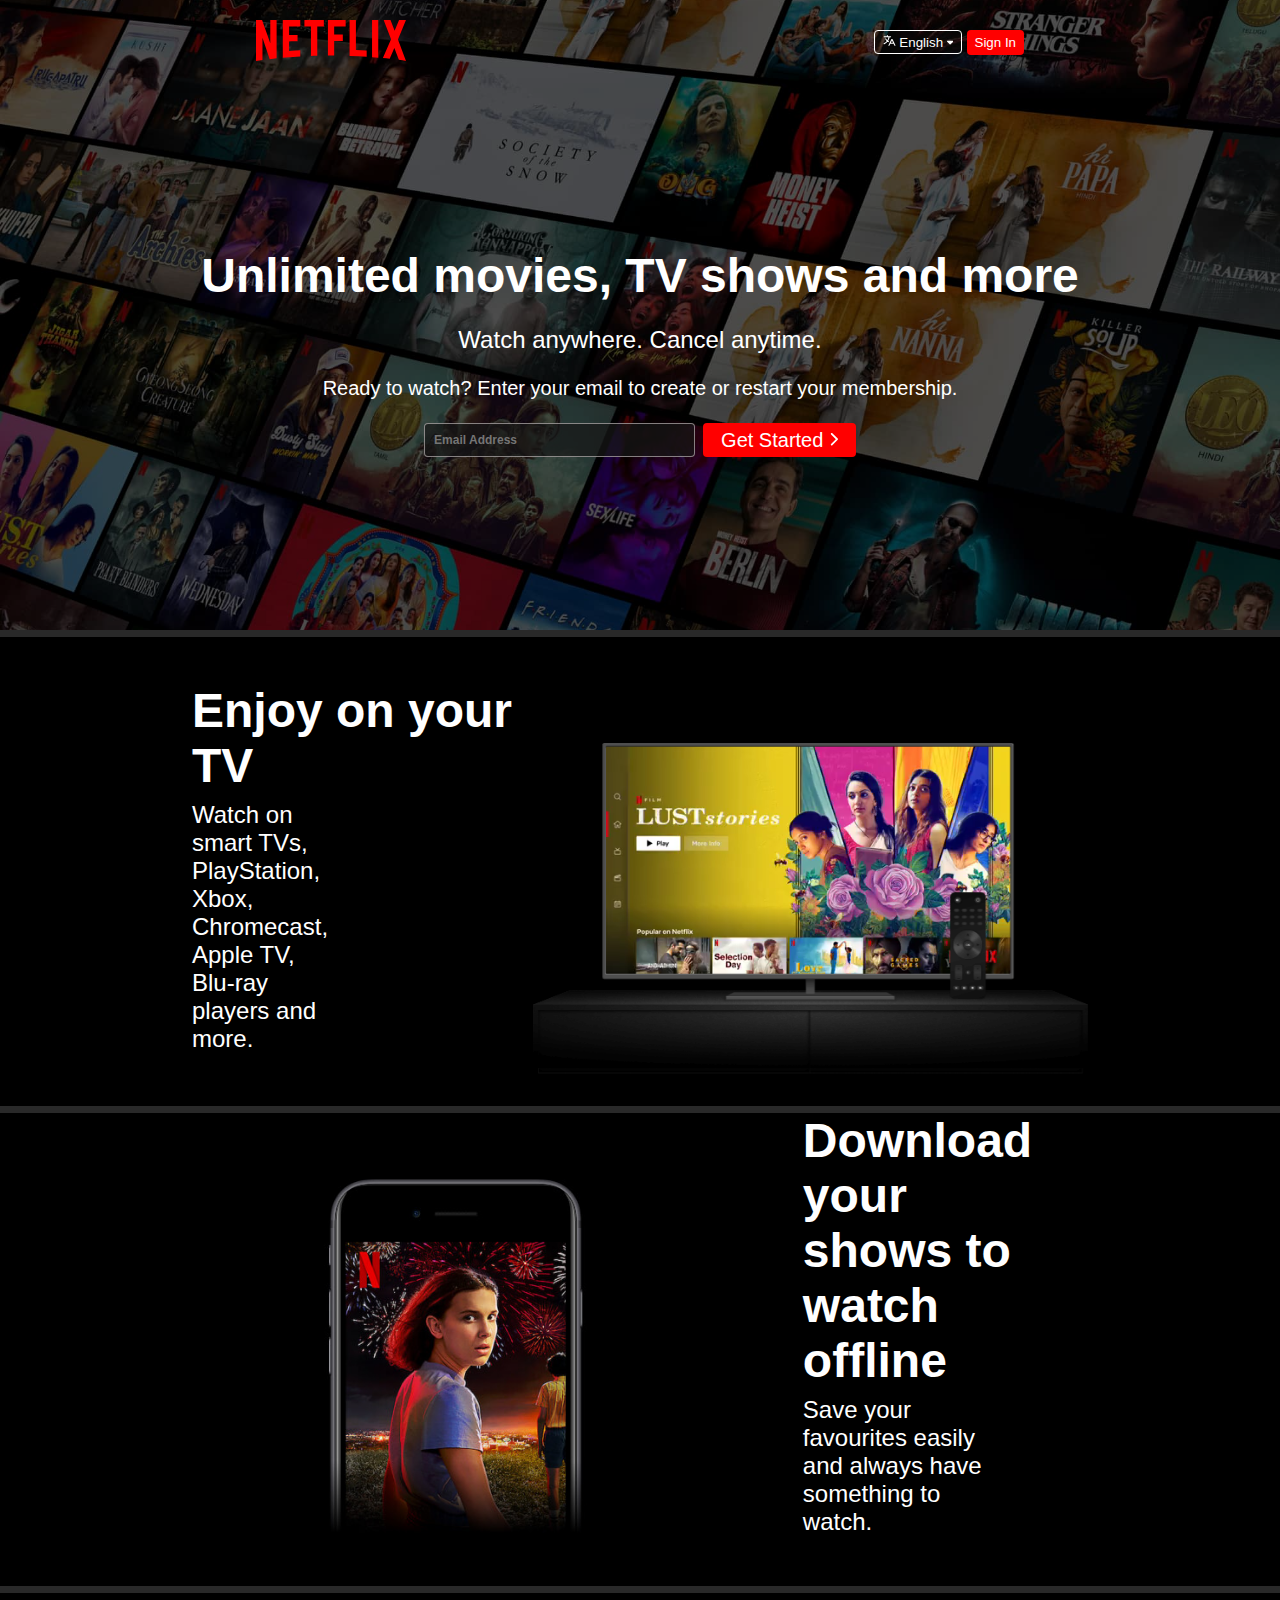
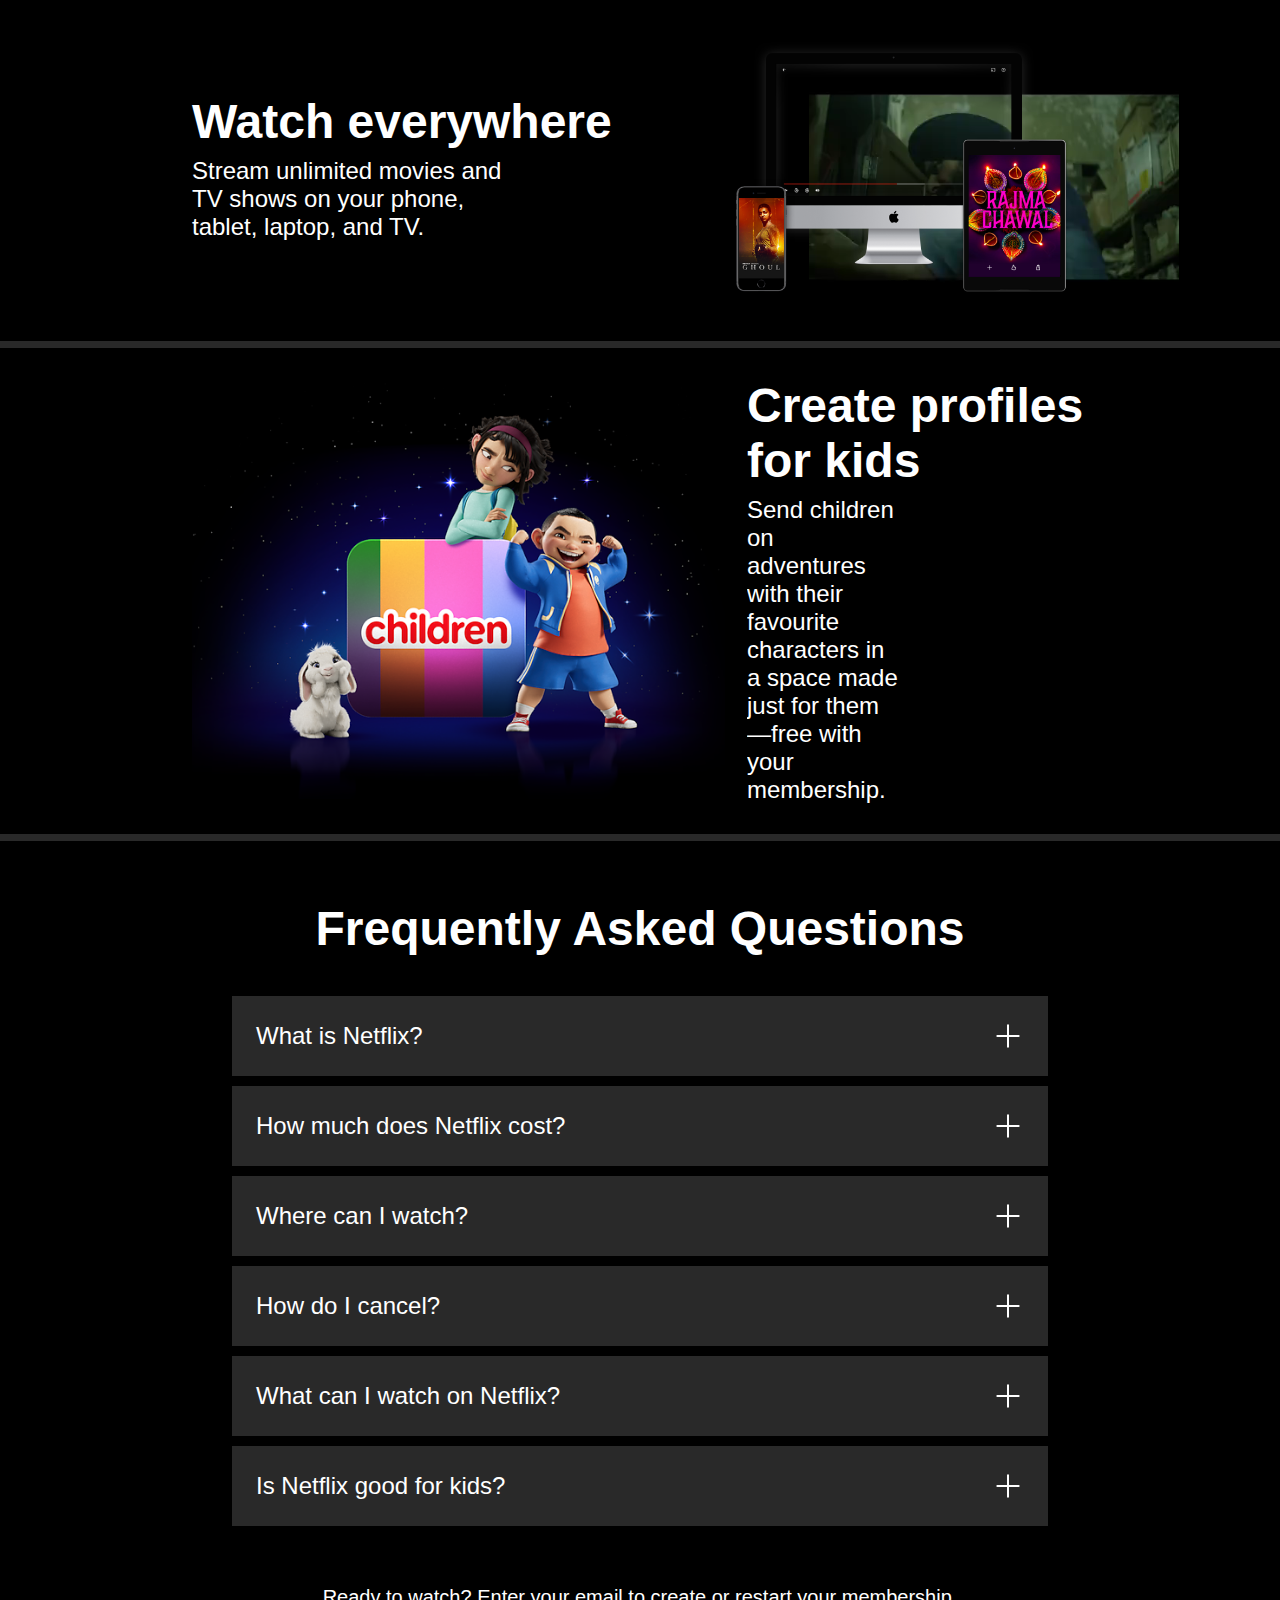
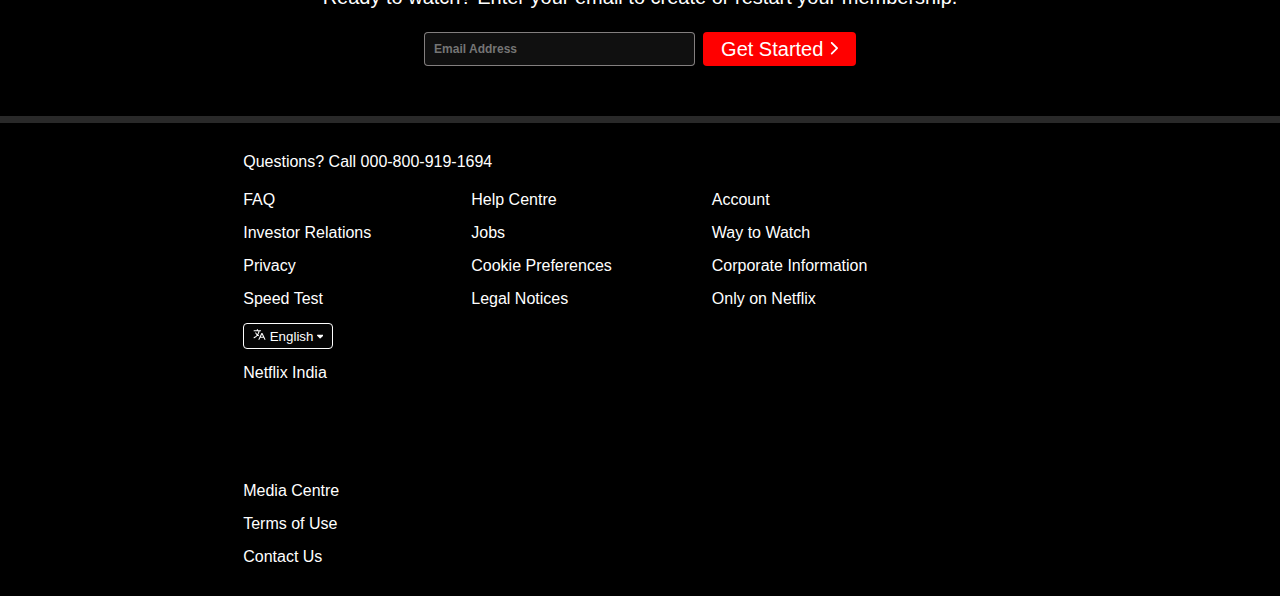
<file: index.html>
<!DOCTYPE html>
<html lang="en">

<head>
  <meta charset="UTF-8" />
  <meta name="viewport" content="width=device-width, initial-scale=1.0" />
  <title>My First HTML and CSS Netflix Website Only For Practice Purpose</title>
  <link rel="stylesheet" href="style.css" />
</head>

<body>
  <div class="main">
    <nav>
      <span><img width="100" src="assets/Images/logo.svg" /></span>
      <div>
        <button class="btn">
          <svg width="13" height="13" viewBox="0 0 24 24" fill="none" xmlns="http://www.w3.org/2000/svg">
            <path
              d="M12.913 17H20.087M12.913 17L11 21M12.913 17L15.7783 11.009C16.0092 10.5263 16.1246 10.2849 16.2826 10.2086C16.4199 10.1423 16.5801 10.1423 16.7174 10.2086C16.8754 10.2849 16.9908 10.5263 17.2217 11.009L20.087 17M20.087 17L22 21M2 5H8M8 5H11.5M8 5V3M11.5 5H14M11.5 5C11.0039 7.95729 9.85259 10.6362 8.16555 12.8844M10 14C9.38747 13.7248 8.76265 13.3421 8.16555 12.8844M8.16555 12.8844C6.81302 11.8478 5.60276 10.4266 5 9M8.16555 12.8844C6.56086 15.0229 4.47143 16.7718 2 18"
              stroke="white" stroke-width="2" stroke-linecap="round" stroke-linejoin="round"></path>
          </svg>
          English
          <svg xmlns="http://www.w3.org/2000/svg" height="10" width="6.25" viewBox="0 0 320 512">
            <!--!Font Awesome Free 6.5.1 by @fontawesome - https://fontawesome.com License - https://fontawesome.com/license/free Copyright 2024 Fonticons, Inc.-->
            <path fill="#ffffff"
              d="M137.4 374.6c12.5 12.5 32.8 12.5 45.3 0l128-128c9.2-9.2 11.9-22.9 6.9-34.9s-16.6-19.8-29.6-19.8L32 192c-12.9 0-24.6 7.8-29.6 19.8s-2.2 25.7 6.9 34.9l128 128z" />
          </svg>
        </button>
        <button class="btn btn-red-sm">Sign In</button>
      </div>
    </nav>
    <div class="box"></div>
    <div class="hero">
      <span>Unlimited movies, TV shows and more</span>
      <span>Watch anywhere. Cancel anytime.</span>
      <span>Ready to watch? Enter your email to create or restart your
        membership.</span>
      <div class="hero-buttons">
        <input type="text" placeholder="Email Address" />
        <button class="btn btn-red">
          Get Started
          <svg xmlns="http://www.w3.org/2000/svg" width="9" viewBox="0 0 320 512">
            <!--!Font Awesome Free 6.5.1 by @fontawesome - https://fontawesome.com License - https://fontawesome.com/license/free Copyright 2024 Fonticons, Inc.-->
            <path fill="#ffffff"
              d="M310.6 233.4c12.5 12.5 12.5 32.8 0 45.3l-192 192c-12.5 12.5-32.8 12.5-45.3 0s-12.5-32.8 0-45.3L242.7 256 73.4 86.6c-12.5-12.5-12.5-32.8 0-45.3s32.8-12.5 45.3 0l192 192z" />
          </svg>
        </button>
      </div>
    </div>
    <div class="separation"></div>
  </div>
  <section class="first">
    <div>
      <span>Enjoy on your TV</span>
      <span>Watch on smart TVs, PlayStation, Xbox, Chromecast, Apple TV, Blu-ray
        players and more.</span>
    </div>
    <div class="secImg">
      <img src="assets/Images/tv.png" alt="" />
      <video src="assets/Videos/video-tv-in-0819.m4v" autoplay loop muted></video>
    </div>
  </section>
  <div class="separation"></div>
  <section class="first-second">
    <div class="secImg">
      <img src="assets/Images/mobile-0819.jpg" alt="" />
    </div>
    <div>
      <span>Download your shows to watch offline</span>
      <span>Save your favourites easily and always have something to watch.</span>
    </div>
  </section>
  <div class="separation"></div>
  <section class="first third">
    <div>
      <span>Watch everywhere</span>
      <span>Stream unlimited movies and TV shows on your phone, tablet, laptop, and TV.</span>
    </div>
    <div class="thirdImg">
      <img src="assets/Images/streaming-device-mockup.png" alt="" />
      <video src="assets/Videos/video-devices-in.m4v" autoplay loop muted></video>
    </div>
  </section>
  <div class="separation"></div>
  <section class="first fourth">
    <div class="secImg">
      <img
        src="assets/Images/children-show.png"
        alt="" />
    </div>
    <div>
      <span>Create profiles for kids</span>
      <span>Send children on adventures with their favourite characters in a space made just for them—free with your
        membership.</span>
    </div>
  </section>
  <div class="separation"></div>
  <section class="faq">
    <h2>Frequently Asked Questions</h2>
    <div class="faqbox">
      <span>What is Netflix?</span>
      <svg xmlns="http://www.w3.org/2000/svg" width="32" height="32" viewBox="0 0 24 24" fill="none"
        class="injected-svg" data-src="/icons/plus-sign-stroke-rounded.svg" xmlns:xlink="http://www.w3.org/1999/xlink"
        role="img" color="#000000">
        <path d="M12 4V20M20 12H4" stroke="white" stroke-width="1.5" stroke-linecap="round" stroke-linejoin="round">
        </path>
      </svg>
    </div>
    <div class="faqbox">
      <span>How much does Netflix cost?</span>
      <svg xmlns="http://www.w3.org/2000/svg" width="32" height="32" viewBox="0 0 24 24" fill="none"
        class="injected-svg" data-src="/icons/plus-sign-stroke-rounded.svg" xmlns:xlink="http://www.w3.org/1999/xlink"
        role="img" color="#000000">
        <path d="M12 4V20M20 12H4" stroke="white" stroke-width="1.5" stroke-linecap="round" stroke-linejoin="round">
        </path>
      </svg>
    </div>
    <div class="faqbox">
      <span>Where can I watch?</span>
      <svg xmlns="http://www.w3.org/2000/svg" width="32" height="32" viewBox="0 0 24 24" fill="none"
        class="injected-svg" data-src="/icons/plus-sign-stroke-rounded.svg" xmlns:xlink="http://www.w3.org/1999/xlink"
        role="img" color="#000000">
        <path d="M12 4V20M20 12H4" stroke="white" stroke-width="1.5" stroke-linecap="round" stroke-linejoin="round">
        </path>
      </svg>
    </div>
    <div class="faqbox">
      <span>How do I cancel?</span>
      <svg xmlns="http://www.w3.org/2000/svg" width="32" height="32" viewBox="0 0 24 24" fill="none"
        class="injected-svg" data-src="/icons/plus-sign-stroke-rounded.svg" xmlns:xlink="http://www.w3.org/1999/xlink"
        role="img" color="#000000">
        <path d="M12 4V20M20 12H4" stroke="white" stroke-width="1.5" stroke-linecap="round" stroke-linejoin="round">
        </path>
      </svg>
    </div>
    <div class="faqbox">
      <span>What can I watch on Netflix?</span>
      <svg xmlns="http://www.w3.org/2000/svg" width="32" height="32" viewBox="0 0 24 24" fill="none"
        class="injected-svg" data-src="/icons/plus-sign-stroke-rounded.svg" xmlns:xlink="http://www.w3.org/1999/xlink"
        role="img" color="#000000">
        <path d="M12 4V20M20 12H4" stroke="white" stroke-width="1.5" stroke-linecap="round" stroke-linejoin="round">
        </path>
      </svg>
    </div>
    <div class="faqbox">
      <span>Is Netflix good for kids?</span>
      <svg xmlns="http://www.w3.org/2000/svg" width="32" height="32" viewBox="0 0 24 24" fill="none"
        class="injected-svg" data-src="/icons/plus-sign-stroke-rounded.svg" xmlns:xlink="http://www.w3.org/1999/xlink"
        role="img" color="#000000">
        <path d="M12 4V20M20 12H4" stroke="white" stroke-width="1.5" stroke-linecap="round" stroke-linejoin="round">
        </path>
      </svg>
    </div>
  </section>
  <div class="footermail">
    <span>Ready to watch? Enter your email to create or restart your
      membership.</span>
    <div class="hero-buttons">
      <input type="text" placeholder="Email Address" />
      <button class="btn btn-red">
        Get Started
        <svg xmlns="http://www.w3.org/2000/svg" width="9" viewBox="0 0 320 512">
          <!--!Font Awesome Free 6.5.1 by @fontawesome - https://fontawesome.com License - https://fontawesome.com/license/free Copyright 2024 Fonticons, Inc.-->
          <path fill="#ffffff"
            d="M310.6 233.4c12.5 12.5 12.5 32.8 0 45.3l-192 192c-12.5 12.5-32.8 12.5-45.3 0s-12.5-32.8 0-45.3L242.7 256 73.4 86.6c-12.5-12.5-12.5-32.8 0-45.3s32.8-12.5 45.3 0l192 192z" />
        </svg></button>
    </div>
  </div>
  <div class="separation"></div>
  <footer>
    <span>Questions? Call 000-800-919-1694</span>
    <div class="footer">
    <div class="footer-item">
      <a href="#">FAQ</a>
      <a href="#">Investor Relations</a>
      <a href="#">Privacy</a>
      <a href="#">Speed Test</a>
      <button class="ftbtn">
        <svg width="13" height="13" viewBox="0 0 24 24" fill="none" xmlns="http://www.w3.org/2000/svg">
          <path
            d="M12.913 17H20.087M12.913 17L11 21M12.913 17L15.7783 11.009C16.0092 10.5263 16.1246 10.2849 16.2826 10.2086C16.4199 10.1423 16.5801 10.1423 16.7174 10.2086C16.8754 10.2849 16.9908 10.5263 17.2217 11.009L20.087 17M20.087 17L22 21M2 5H8M8 5H11.5M8 5V3M11.5 5H14M11.5 5C11.0039 7.95729 9.85259 10.6362 8.16555 12.8844M10 14C9.38747 13.7248 8.76265 13.3421 8.16555 12.8844M8.16555 12.8844C6.81302 11.8478 5.60276 10.4266 5 9M8.16555 12.8844C6.56086 15.0229 4.47143 16.7718 2 18"
            stroke="white" stroke-width="2" stroke-linecap="round" stroke-linejoin="round"></path>
        </svg>
        English
        <svg xmlns="http://www.w3.org/2000/svg" height="10" width="6.25" viewBox="0 0 320 512">
          <!--!Font Awesome Free 6.5.1 by @fontawesome - https://fontawesome.com License - https://fontawesome.com/license/free Copyright 2024 Fonticons, Inc.-->
          <path fill="#ffffff"
            d="M137.4 374.6c12.5 12.5 32.8 12.5 45.3 0l128-128c9.2-9.2 11.9-22.9 6.9-34.9s-16.6-19.8-29.6-19.8L32 192c-12.9 0-24.6 7.8-29.6 19.8s-2.2 25.7 6.9 34.9l128 128z" />
        </svg>
      </button>
      <a href="#">Netflix India</a>
    </div>
    <div class="footer-item">
      <a href="#">Help Centre</a>
      <a href="#">Jobs</a>
      <a href="#">Cookie Preferences</a>
      <a href="#">Legal Notices</a>
    </div>
    <div class="footer-item">
      <a href="#">Account</a>
      <a href="#">Way to Watch</a>
      <a href="#">Corporate Information</a>
      <a href="#">Only on Netflix</a>
    </div>
    <div class="footer-item">
      <a href="#">Media Centre</a>
      <a href="#">Terms of Use</a>
      <a href="#">Contact Us</a>
    </div>
  </div>
  </footer>
</body>

</html>
</file>
<file: style.css>
@import url('https://fonts.googleapis.com/css2?family=Martel+Sans:wght@600&display=swap');

*{
    margin: 0;
    padding: 0;
    font-family: 'Poppins', sans-serif;
}
body{
    background-color: black;
}
.main{
    background-image: url(assets/Images/background-image.jpg);
    background-position: center center;
    background-repeat: no-repeat;
    background-size: max(1200px, 100vw);
    height: 70vh;
    position: relative;
}
.main .box{
    height: 70vh;
    width: 100%;
    opacity: 0.60;
    position: absolute;
    top: 0;
    background-color: black;
}
nav{
    max-width: 60vw;
    margin: auto;
    padding: 10px 0px 0px 0px;
    display: flex;
    justify-content: space-between;
    align-items: center;
    height: 65px;
}
@media only screen and (max-width: 500px) {
    nav{
        max-width: 90vw;
    }
  }
nav img{
    color: red;
    width: 150px;
    position: relative;
    z-index: 10;
}
@media only screen and (max-width: 500px) {
    nav img{
        width: 110px;
    }
  }
nav button{
    position: relative;
    z-index: 10;

}
.hero{
    height: calc(100% - 75px);
    display: flex;
    justify-content: center;
    align-items: center;
    flex-direction: column;
    color: white;
    position: relative;
    font-family: 'Martel Sans', sans-serif;
    gap: 23px;
    padding: 0 30px;
}
.hero> :nth-child(1){
    font-weight: 900;
    font-size: 48px;
    text-align: center;
}
@media only screen and (max-width: 500px) {
    .hero> :nth-child(1){
        font-weight: 700;
        font-size: 32px;
    }
}
.hero> :nth-child(2){
    font-weight: 400;
    font-size: 24px;
    text-align: center;
}
@media only screen and (max-width: 500px) {
    .hero> :nth-child(2) {
        font-size: 18px;
    }
}
.hero> :nth-child(3){
    font-weight: 400;
    font-size: 20px;
    text-align: center;
}
@media only screen and (max-width: 500px) {
    .hero> :nth-child(3) {
        font-size: 18px;
    }
}
.separation{
    height: 7px;
    background-color: rgb(41, 41, 41);
}
.btn{
    padding: 3px 8px;
    font-weight: 400;
    color: white;
    background-color: rgba(248, 243, 243, 0.021);
    border-radius: 4px;
    border: 1px solid white;
    cursor: pointer;
}
.btn-red{
    font-family: 'Poppins', sans-serif;
    background-color: red;
    color: white;
    padding: 5.5px 18px;
    font-size: 20px;
    border: none;
    border-radius: 4px;
    transition: background-color 0.5s ease-in-out, color 0.5s ease;
}
@media only screen and (max-width: 500px) {
    .btn-red {
        margin: 0px 80px;
        padding: 15px;
    }
}
.btn-red:hover{
    background-color: rgb(193, 17, 25);

}
.btn-red-sm{
    background-color: red;
    padding: 5px 8px;
    border: none;
    color: white;
    transition: background-color 0.5s ease-in-out, color 0.5s ease;
}
.btn-red-sm:hover{
    background-color: rgb(193, 17, 25);
}
.hero-buttons{
    display: flex;
    align-items: center;
    justify-content: center;
    gap: 8px;
}
@media only screen and (max-width: 500px) {
    .hero-buttons{
        display: grid;
    }
}
.main input{
    padding: 9px 100px 9px 9px;
    color: white;
    font-weight: 700;
    font-size: 12px;
    border-radius: 4px;
    background-color: rgba(23, 23, 23, 0.7);
    border: 1px solid rgba(246, 238, 238, 0.5);
}
@media only screen and (max-width: 500px) {
    .main input {
        padding: 20px 150px 20px 20px;
    }
}
.first{
    display: flex;
    justify-content: center;
    max-width: 70vw;
    margin: 30px auto;
    color: white;
    align-items: center;
}
@media only screen and (max-width: 500px) {
    .first{
        display: flex;
        flex-wrap: wrap;
        max-width: 90vw;
    }
}
.secImg{
    position: relative;
}
.secImg img{
    width: 555px;
    top: 0px;
    position: relative;
    z-index: 10;
}
@media only screen and (max-width: 500px) {
    .secImg img {
        width: 400px;
    }
}
.secImg video{
    width: 408px;
    position: absolute;
    top: 85px;
    left: 73px;
}
@media only screen and (max-width: 500px) {
    .secImg video {
        width: 300px;
        top: 60px;
        left: 27px;
    }
}
section.first > div{
    display: flex;
    flex-direction: column;
    gap: 8px;
}
@media only screen and (max-width: 500px) {
    section.first > div {
        text-align: center;
        gap: 20px;
    }
}
.first > div :first-child{
    font-size: 48px;
    font-weight: 900;
}
@media only screen and (max-width: 500px) {
    .first > div :first-child {
        font-size: 32px;
        font-weight: 700;
    }
}
.first > div :nth-child(2){
    font-size: 24px;
    padding-right: 190px;
}
@media only screen and (max-width: 500px) {
    .first > div :nth-child(2) {
        padding: 0px 25px;
        font-size: 18px;
    }
}
section.first-second > div{
    display: flex;
    flex-direction: column;
    gap: 8px;
    padding-right: 70px;
}
@media only screen and (max-width: 500px) {
    section.first-second > div {
        padding: 0px;
        margin: -20px 0px;
    }
}
.first-second{
    display: flex;
    justify-content: center;
    max-width: 70vw;
    margin: 0px auto 50px auto;
    color: white;
    align-items: center;
}
@media only screen and (max-width: 500px) {
    .first-second {
        display: flex;
        max-width: 80vw;
        flex-wrap: wrap-reverse;
        text-align: center;
    }
}
.first-second > div :nth-child(1){
    font-size: 48px;
    font-weight: 900;
}
@media only screen and (max-width: 500px) {
    .first-second > div :nth-child(1) {
        font-size: 32px;
        font-weight: 700;
        margin: 45px 0px 0px 0px;
    }
}
.first-second > div :nth-child(2){
    font-size: 24px;
    padding-right: 20px;
}
@media only screen and (max-width: 500px) {
    .first-second > div :nth-child(2) {
        padding: 10px 0px;
        font-size: 18px;
    }
}
.thirdImg{
    position: relative;
}
.thirdImg img{
    width: 30vw;
    top: 10px;
    position: relative;
    z-index: 10;
}
@media only screen and (max-width: 500px) {
    .thirdImg img {
        width: 90vw;
    }
}
.thirdImg video{
    width: 370px;
    position: absolute;
    top: 60px;
    left: 105px;
}
@media only screen and (max-width: 500px) {
    .thirdImg video {
        width: 235px;
        top: 45px;
        left: 33px;
    }
}
@media only screen and (max-width: 500px) {
    .fourth{
        display: flex;
        flex-wrap: wrap-reverse;
    }
}
.faq h2{
    margin-top: 30px;
    padding: 30px;
    font-size: 48px;
    color: white;
    text-align: center;
}
@media only screen and (max-width: 500px) {
    .faq h2 {
        font-size: 32px;
    }
}
.faqbox{
    display: flex;
    width: 60vw;
    margin: 10px auto;
    background-color: rgb(41, 41, 41);
    padding: 24px;
    color: white;
    font-size: 24px;
    align-items: center;
    justify-content: space-between;
    transition: background-color 0.5s ease-in-out, color 0.5s ease;
    cursor: pointer;
}
@media only screen and (max-width: 500px) {
    .faqbox {
        width: 70vw;
        font-size: 18px;
    }
}
.faqbox:hover{
    background-color: rgb(70, 70, 70);
}
.footermail{
    display: flex;
    justify-content: center;
    align-items: center;
    flex-direction: column;
    color: white;
    font-family: 'Martel Sans', sans-serif;
    gap: 23px;
    padding: 50px;
}
.footermail> :nth-child(1){
    font-weight: 400;
    font-size: 20px;
    text-align: center;
}
@media only screen and (max-width: 500px) {
    .footermail> :nth-child(1) {
        font-size: 18px;
    }
}
.footermail input{
    padding: 9px 100px 9px 9px;
    color: white;
    font-weight: 700;
    font-size: 12px;
    border-radius: 4px;
    background-color: rgba(23, 23, 23, 0.7);
    border: 1px solid rgba(246, 238, 238, 0.5);
}
@media only screen and (max-width: 500px) {
    .footermail input {
        padding: 20px 150px 20px 20px;
    }
}
footer{
    display: grid;
    gap: 20px;
    color: white;
    max-width: 62vw;
    margin: auto;
    padding: 30px 0px;
}
@media only screen and (max-width: 500px) {
    footer {
        max-width: 80vw;
    }
}
.footer {
    display: flex;
    gap: 100px;
    flex-wrap: wrap;
    color: white;
}
@media only screen and (max-width: 500px) {
    .footer {
        display: grid;
        gap: 40px;
        grid-template-columns: 1fr 1fr;
    }
}
.footer a{
    text-decoration: none;
    color: white;
}
.footer-item{
    display: flex;
    flex-direction: column;
    gap: 15px;
}
.ftbtn{    
    width: 90px;
    padding: 4px 8px;
    font-weight: 400;
    color: white;
    background-color: rgba(248, 243, 243, 0.021);
    border-radius: 4px;
    border: 1px solid white;
    cursor: pointer;
}
</file>
